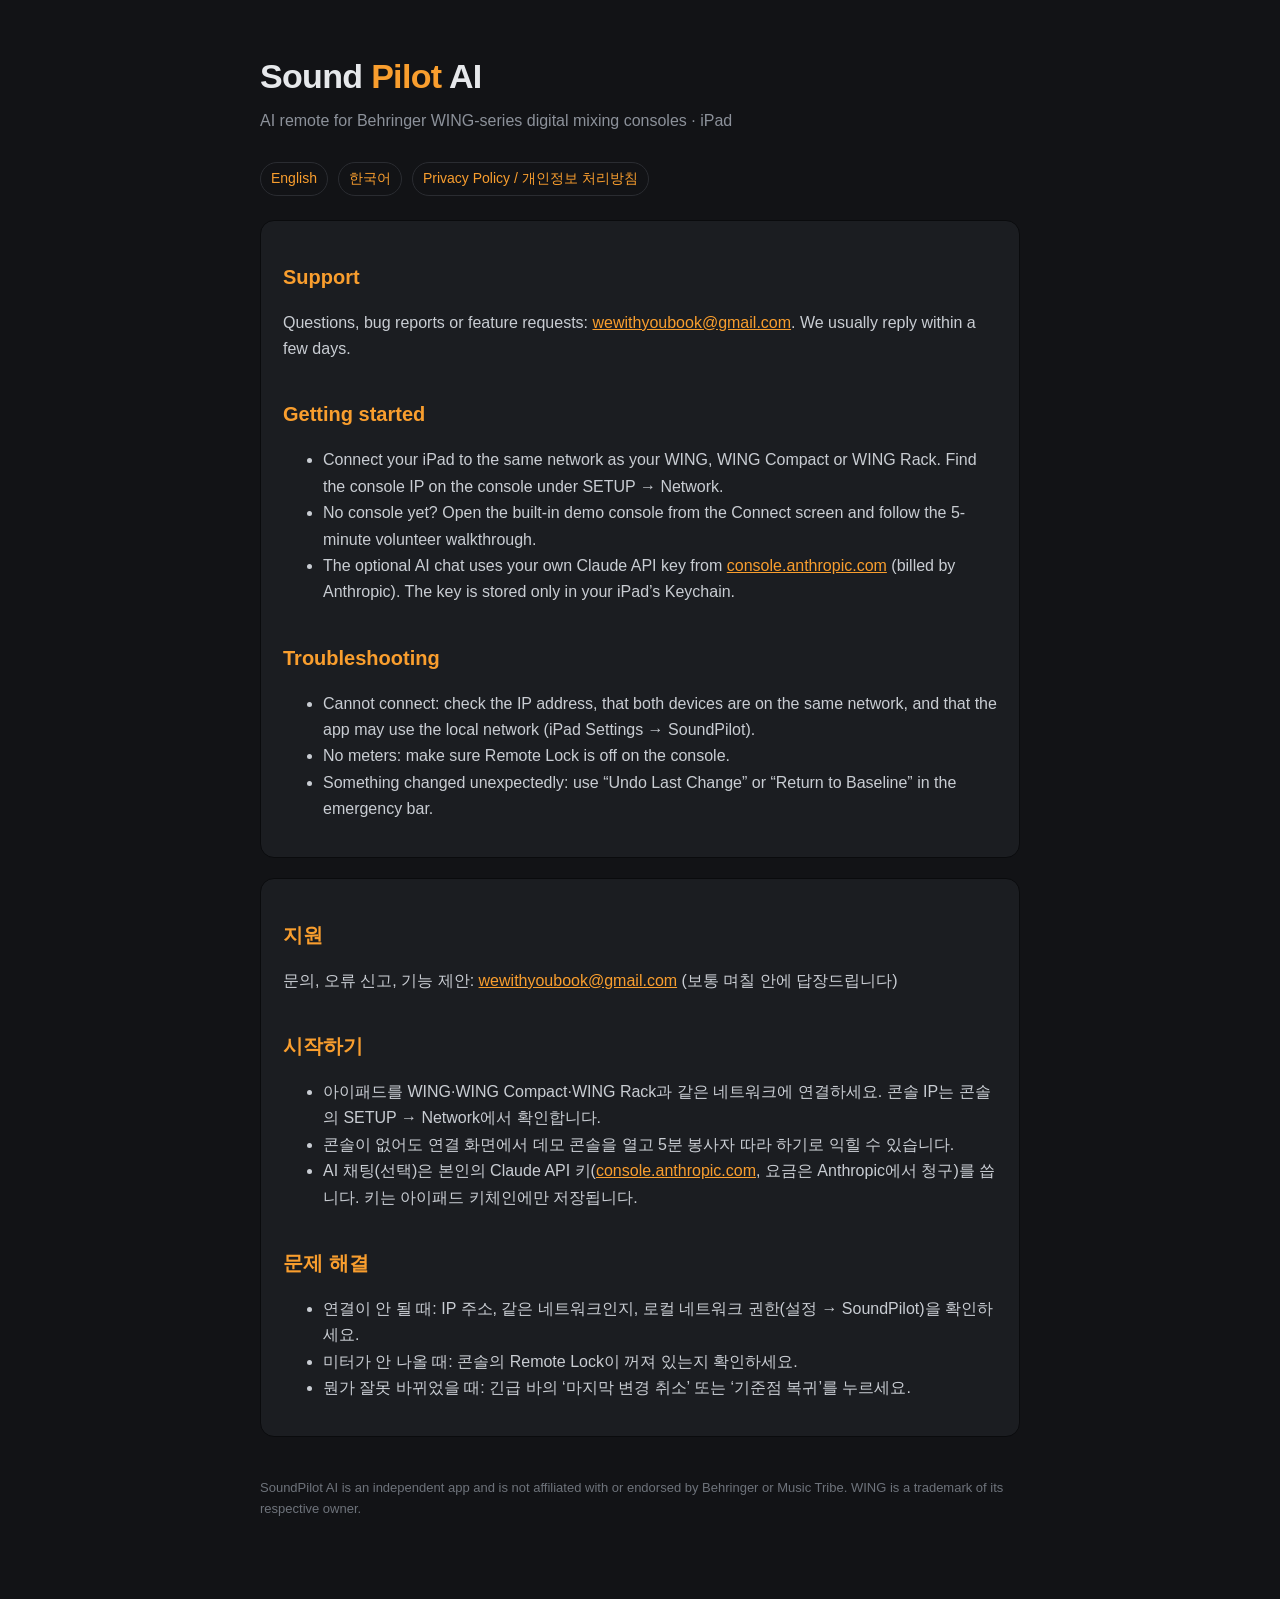
<file: index.html>
<!doctype html><html lang="en"><head><meta charset="utf-8"><meta name="viewport" content="width=device-width,initial-scale=1">
<title>SoundPilot AI — Support</title><link rel="stylesheet" href="style.css"></head><body><main>
<h1>Sound <span>Pilot</span> AI</h1><p class="sub">AI remote for Behringer WING-series digital mixing consoles · iPad</p>
<div class="lang"><a href="#en">English</a><a href="#ko">한국어</a><a href="privacy.html">Privacy Policy / 개인정보 처리방침</a></div>
<div class="card" id="en">
<h2>Support</h2>
<p>Questions, bug reports or feature requests: <a href="mailto:wewithyoubook@gmail.com">wewithyoubook@gmail.com</a>. We usually reply within a few days.</p>
<h2>Getting started</h2>
<ul>
<li>Connect your iPad to the same network as your WING, WING Compact or WING Rack. Find the console IP on the console under SETUP → Network.</li>
<li>No console yet? Open the built-in demo console from the Connect screen and follow the 5-minute volunteer walkthrough.</li>
<li>The optional AI chat uses your own Claude API key from <a href="https://console.anthropic.com">console.anthropic.com</a> (billed by Anthropic). The key is stored only in your iPad’s Keychain.</li>
</ul>
<h2>Troubleshooting</h2>
<ul>
<li>Cannot connect: check the IP address, that both devices are on the same network, and that the app may use the local network (iPad Settings → SoundPilot).</li>
<li>No meters: make sure Remote Lock is off on the console.</li>
<li>Something changed unexpectedly: use “Undo Last Change” or “Return to Baseline” in the emergency bar.</li>
</ul>
</div>
<div class="card" id="ko" style="margin-top:20px">
<h2>지원</h2>
<p>문의, 오류 신고, 기능 제안: <a href="mailto:wewithyoubook@gmail.com">wewithyoubook@gmail.com</a> (보통 며칠 안에 답장드립니다)</p>
<h2>시작하기</h2>
<ul>
<li>아이패드를 WING·WING Compact·WING Rack과 같은 네트워크에 연결하세요. 콘솔 IP는 콘솔의 SETUP → Network에서 확인합니다.</li>
<li>콘솔이 없어도 연결 화면에서 데모 콘솔을 열고 5분 봉사자 따라 하기로 익힐 수 있습니다.</li>
<li>AI 채팅(선택)은 본인의 Claude API 키(<a href="https://console.anthropic.com">console.anthropic.com</a>, 요금은 Anthropic에서 청구)를 씁니다. 키는 아이패드 키체인에만 저장됩니다.</li>
</ul>
<h2>문제 해결</h2>
<ul>
<li>연결이 안 될 때: IP 주소, 같은 네트워크인지, 로컬 네트워크 권한(설정 → SoundPilot)을 확인하세요.</li>
<li>미터가 안 나올 때: 콘솔의 Remote Lock이 꺼져 있는지 확인하세요.</li>
<li>뭔가 잘못 바뀌었을 때: 긴급 바의 ‘마지막 변경 취소’ 또는 ‘기준점 복귀’를 누르세요.</li>
</ul>
</div>
<footer>SoundPilot AI is an independent app and is not affiliated with or endorsed by Behringer or Music Tribe. WING is a trademark of its respective owner.</footer>
</main></body></html>
</file>
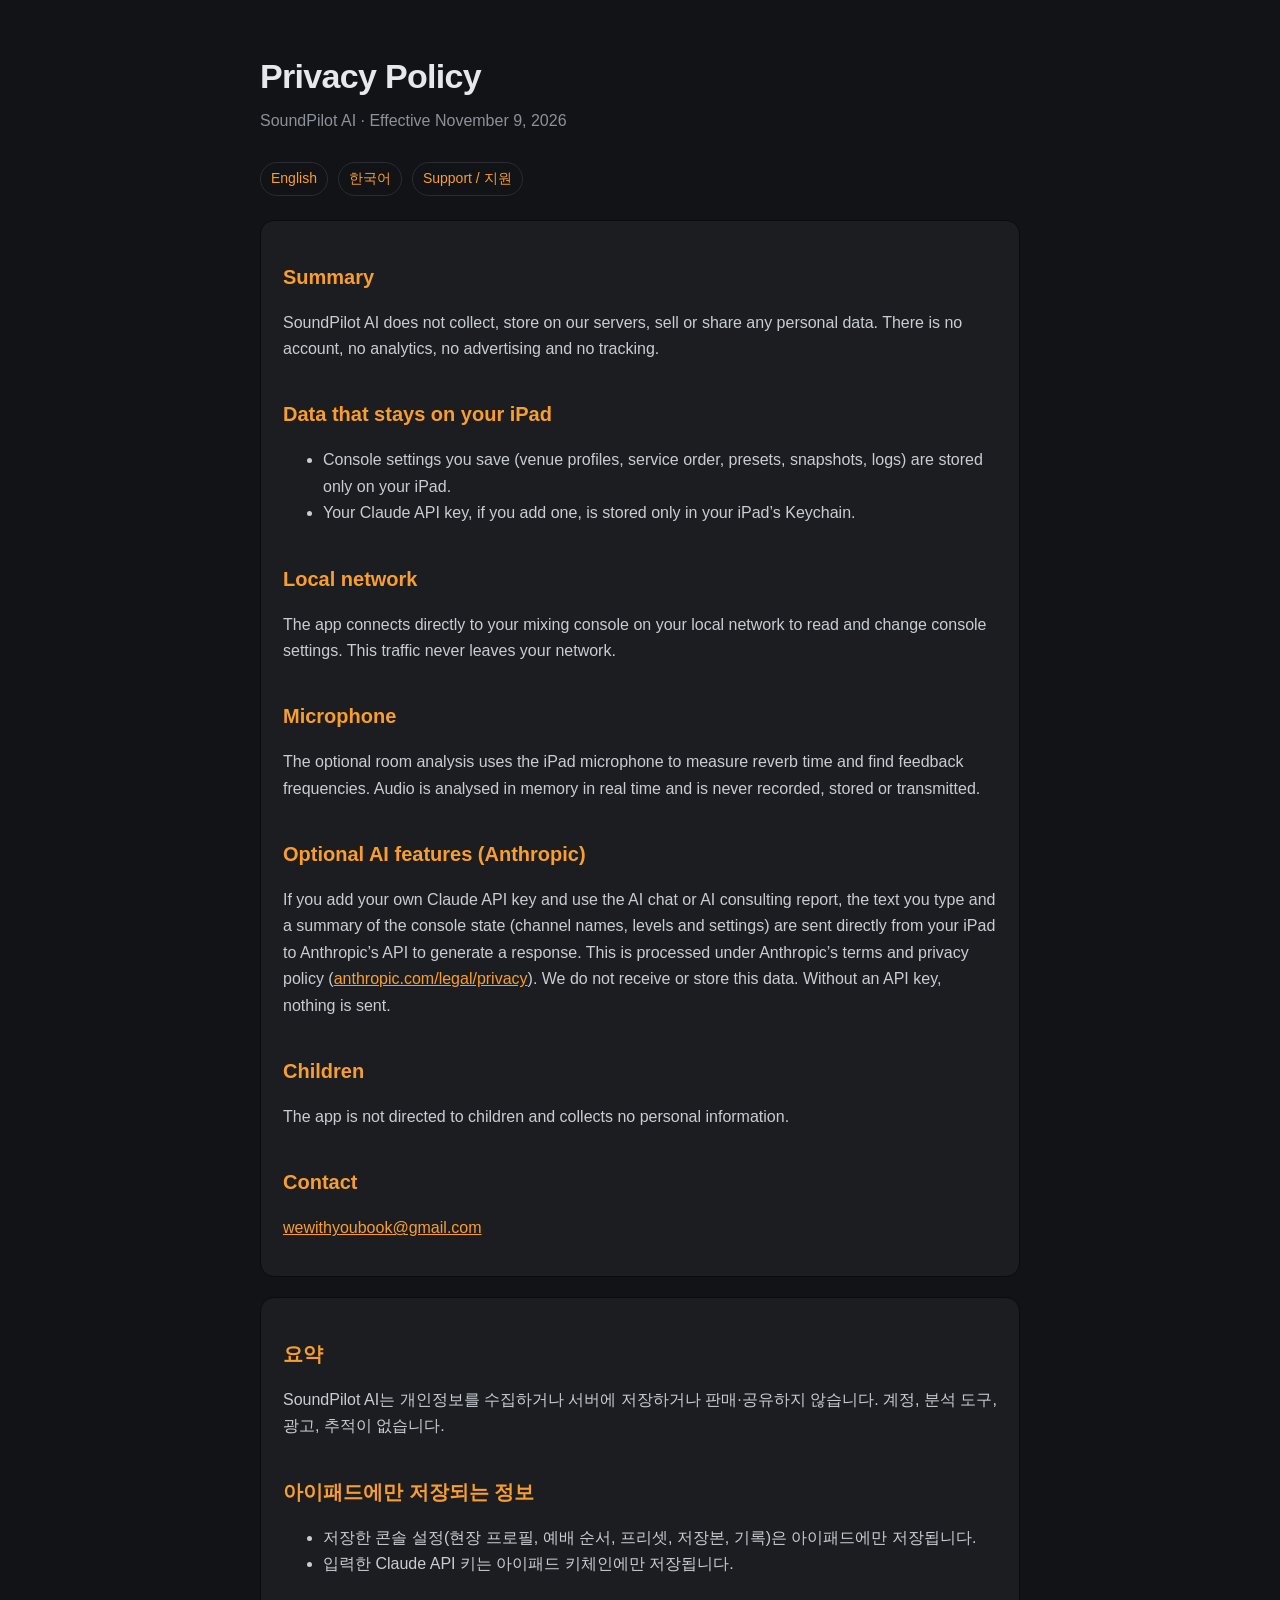
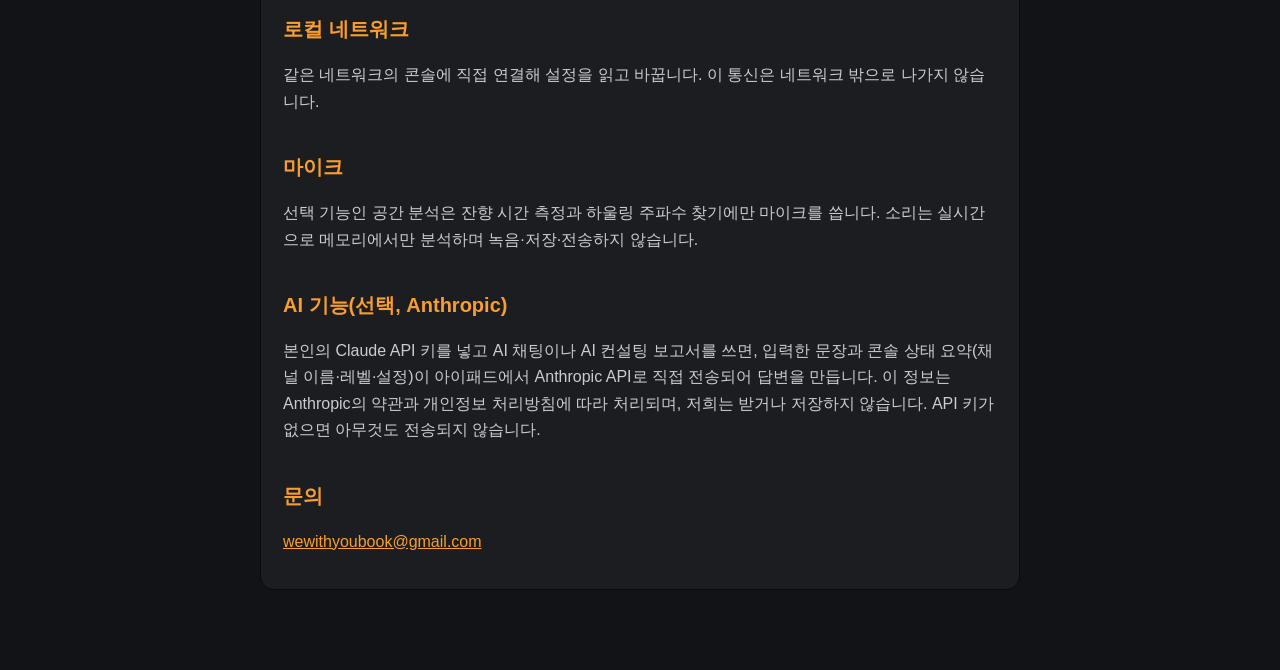
<file: privacy.html>
<!doctype html><html lang="en"><head><meta charset="utf-8"><meta name="viewport" content="width=device-width,initial-scale=1">
<title>SoundPilot AI — Privacy Policy</title><link rel="stylesheet" href="style.css"></head><body><main>
<h1>Privacy Policy</h1><p class="sub">SoundPilot AI · Effective November 9, 2026</p>
<div class="lang"><a href="#en">English</a><a href="#ko">한국어</a><a href="index.html">Support / 지원</a></div>
<div class="card" id="en">
<h2>Summary</h2>
<p>SoundPilot AI does not collect, store on our servers, sell or share any personal data. There is no account, no analytics, no advertising and no tracking.</p>
<h2>Data that stays on your iPad</h2>
<ul>
<li>Console settings you save (venue profiles, service order, presets, snapshots, logs) are stored only on your iPad.</li>
<li>Your Claude API key, if you add one, is stored only in your iPad’s Keychain.</li>
</ul>
<h2>Local network</h2>
<p>The app connects directly to your mixing console on your local network to read and change console settings. This traffic never leaves your network.</p>
<h2>Microphone</h2>
<p>The optional room analysis uses the iPad microphone to measure reverb time and find feedback frequencies. Audio is analysed in memory in real time and is never recorded, stored or transmitted.</p>
<h2>Optional AI features (Anthropic)</h2>
<p>If you add your own Claude API key and use the AI chat or AI consulting report, the text you type and a summary of the console state (channel names, levels and settings) are sent directly from your iPad to Anthropic’s API to generate a response. This is processed under Anthropic’s terms and privacy policy (<a href="https://www.anthropic.com/legal/privacy">anthropic.com/legal/privacy</a>). We do not receive or store this data. Without an API key, nothing is sent.</p>
<h2>Children</h2><p>The app is not directed to children and collects no personal information.</p>
<h2>Contact</h2><p><a href="mailto:wewithyoubook@gmail.com">wewithyoubook@gmail.com</a></p>
</div>
<div class="card" id="ko" style="margin-top:20px">
<h2>요약</h2>
<p>SoundPilot AI는 개인정보를 수집하거나 서버에 저장하거나 판매·공유하지 않습니다. 계정, 분석 도구, 광고, 추적이 없습니다.</p>
<h2>아이패드에만 저장되는 정보</h2>
<ul><li>저장한 콘솔 설정(현장 프로필, 예배 순서, 프리셋, 저장본, 기록)은 아이패드에만 저장됩니다.</li><li>입력한 Claude API 키는 아이패드 키체인에만 저장됩니다.</li></ul>
<h2>로컬 네트워크</h2><p>같은 네트워크의 콘솔에 직접 연결해 설정을 읽고 바꿉니다. 이 통신은 네트워크 밖으로 나가지 않습니다.</p>
<h2>마이크</h2><p>선택 기능인 공간 분석은 잔향 시간 측정과 하울링 주파수 찾기에만 마이크를 씁니다. 소리는 실시간으로 메모리에서만 분석하며 녹음·저장·전송하지 않습니다.</p>
<h2>AI 기능(선택, Anthropic)</h2><p>본인의 Claude API 키를 넣고 AI 채팅이나 AI 컨설팅 보고서를 쓰면, 입력한 문장과 콘솔 상태 요약(채널 이름·레벨·설정)이 아이패드에서 Anthropic API로 직접 전송되어 답변을 만듭니다. 이 정보는 Anthropic의 약관과 개인정보 처리방침에 따라 처리되며, 저희는 받거나 저장하지 않습니다. API 키가 없으면 아무것도 전송되지 않습니다.</p>
<h2>문의</h2><p><a href="mailto:wewithyoubook@gmail.com">wewithyoubook@gmail.com</a></p>
</div>
</main></body></html>
</file>
<file: style.css>
:root{color-scheme:dark}
body{margin:0;background:#121316;color:#E6E8EB;font:16px/1.65 -apple-system,"SF Pro Text","Apple SD Gothic Neo","Noto Sans KR",sans-serif}
main{max-width:760px;margin:0 auto;padding:48px 24px 80px}
h1{font-size:34px;margin:0 0 4px;letter-spacing:-.02em}h1 span{color:#F99E2E}
h2{font-size:20px;margin:36px 0 8px;color:#F99E2E}
p,li{color:#C9CDD3}a{color:#F99E2E}
.sub{color:#8C919A;margin:0 0 28px}
.lang{display:flex;gap:10px;flex-wrap:wrap;margin:0 0 24px}
.lang a{font-size:14px;padding:4px 10px;border:1px solid #2A2C31;border-radius:999px;text-decoration:none}
.card{background:#1B1D21;border:1px solid #0A0B0D;border-radius:14px;padding:4px 22px 18px}
footer{color:#6E737B;font-size:13px;margin-top:40px}
</file>
